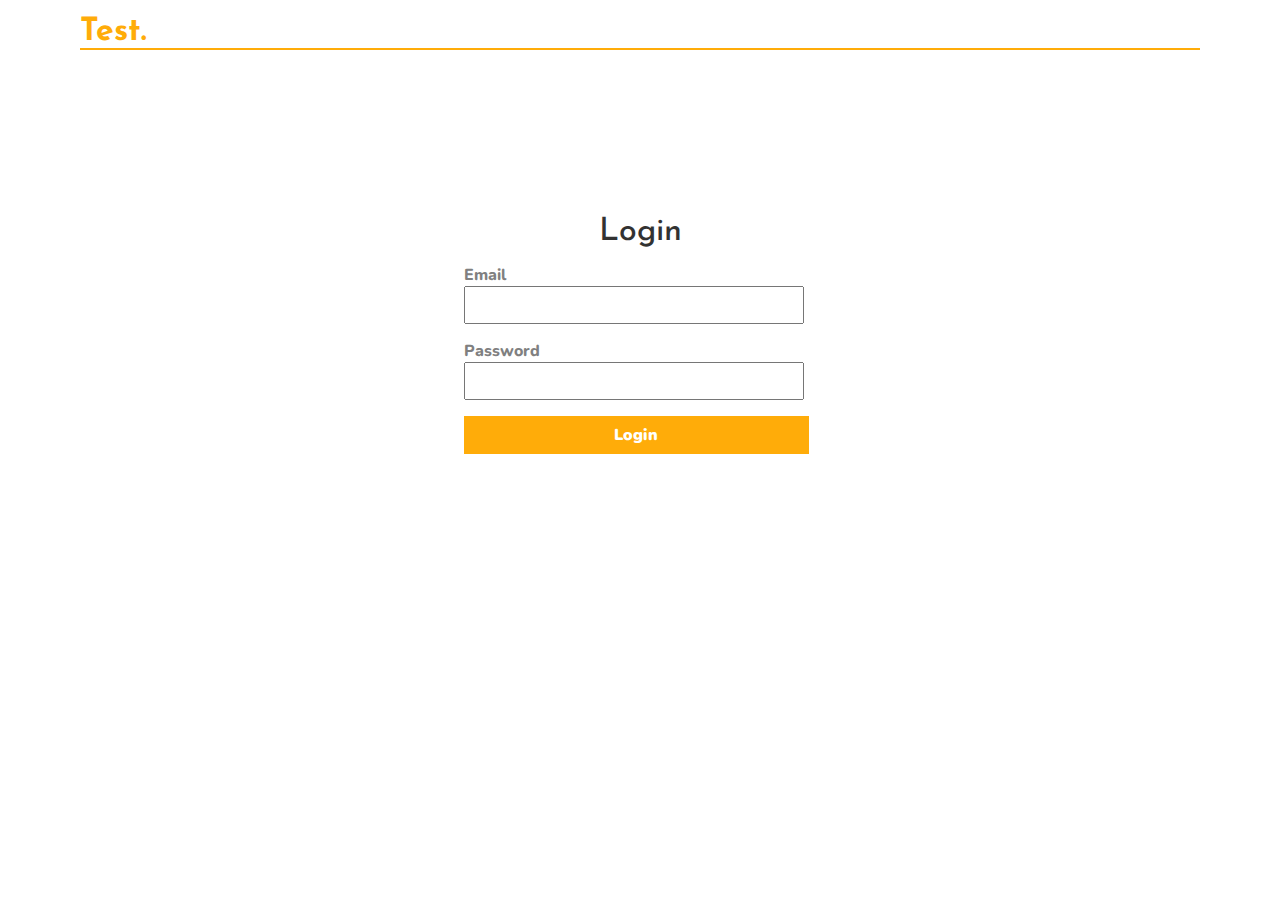
<file: admin.html>
<!DOCTYPE html>
<html lang="en">

<head>
    <meta charset="UTF-8">
    <meta http-equiv="X-UA-Compatible" content="IE=edge">
    <meta name="viewport" content="width=device-width, initial-scale=1.0">
    <title>Test | Admin Login</title>
    <link rel="stylesheet" href="css/adminLogin.css">

    <!-- google font cdn links -->
    <link rel="preconnect" href="https://fonts.googleapis.com">
    <link rel="preconnect" href="https://fonts.gstatic.com" crossorigin>
    <link
        href="https://fonts.googleapis.com/css2?family=Josefin+Sans:wght@100;200;300;400;500;600;700&family=Nunito:wght@200;300;400;500;600;700&display=swap"
        rel="stylesheet">
   

    <!-- jquery cdn link -->
    <script src="https://ajax.googleapis.com/ajax/libs/jquery/3.5.1/jquery.min.js"></script>

</head>

<body>
    <div class="main-container">

        <div class="logo-container">
            <h1 class="logo">Test.</h1>
            <hr>
        </div>

       

            <div class="form-container">


                <h1 class="heading">Login</h1>
                <form action="" id="loginForm">
                    <span id="msg" style="color: red ; margin-bottom: 2rem; width: 500px;"> </span>
                    <div class="email-container">
                        <div>
                            <label for="email">Email</label>
                        </div>
                        <div>
                            <input type="email" id="email" class="input-fields" name="email">
                        </div>
                    </div>

                    <div class="password-container">
                        <div>
                            <label for="password">Password</label>
                        </div>
                        <div>
                            <input type="password" id="password" class="input-fields" name="password">
                        </div>
                    </div>

                    <button class="login-btn">Login</button>

                </form>

          

        </div>

    </div>
    <script src="js/adminLogin.js"></script>
</body>

</html>
</file>
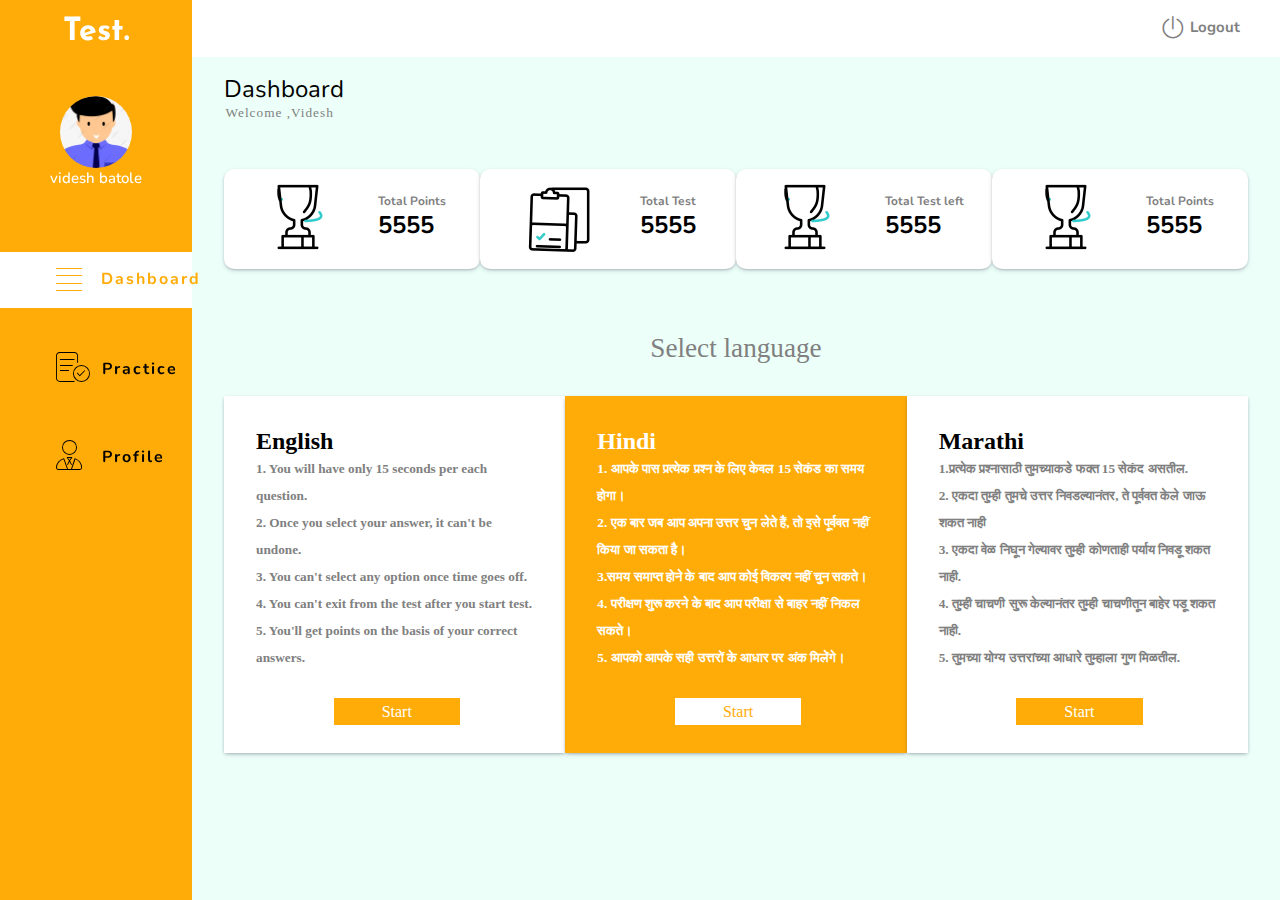
<file: dashboard.html>
<!-- 
 <%@ page import="java.io.*,java.util.*,java.sql.*,org.json.simple.*"%>

<%

if (session.getAttribute("id") == null || session.getAttribute("id").equals("")){

   response.sendRedirect("login.html");
}
%>  -->

<!DOCTYPE html>
<html lang="en">

<head>
    <meta charset="UTF-8">
    <meta http-equiv="X-UA-Compatible" content="IE=edge">
    <meta name="viewport" content="width=device-width, initial-scale=1.0">
    <title>Document</title>
    <!-- google font cdn links -->
    <link rel="preconnect" href="https://fonts.googleapis.com">
    <link rel="preconnect" href="https://fonts.gstatic.com" crossorigin>
    <link
        href="https://fonts.googleapis.com/css2?family=Josefin+Sans:wght@100;200;300;400;500;600;700&family=Nunito:wght@200;300;400;500;600;700&display=swap"
        rel="stylesheet">

    <!-- font  awsome fonts link -->
    <link rel="stylesheet" href="css/all.css">

    <!-- external css  file -->
    <link rel="stylesheet" href="css/dashboard.css">

</head>

<body>

    <div class="dashboard">

        <!-- navigation links -->
        <nav>
            <div class="logo">
                <h1>Test.</h1>
            </div>

            <div class="avtar">
                <img src="img/avtar.jpg" alt="">
            </div>
            <h3 class="name">videsh batole</h3>

            <div class="nav-links first-margin">
                <ul>
                    <li class="active">
                        <div class="li"><i class="fa-thin fa-align-justify"> </i>
                            <div class="dashboard-logo"><a href="dashboard.html" class="active-link">Dashboard</a></div>
                        </div>
                    </li>
                    <li>
                        <div class="li"><i class="fa-thin fa-memo-circle-check"></i>
                            <div class="practice"><a href="practice.html" class="practice-link">Practice</a></div>
                        </div>
                    </li>
                    <li class="">
                        <div class="li"><i class="fa-thin fa-user-tie"></i>
                            <div class="profile"><a href="profile.html" class="practice-link">Profile</a></div>
                        </div>
                    </li>


            </div>
        </nav>
        <!-- navigation  links  end here -->

        <div class="header">

            <!-- logout button start  here -->
            <div class="logout-container">
                <div class="row">
                    <a href="jsp/logout.jsp?logout=true">
                        <div class="logout-logo-txt">
                        <div class="logo-icon">
                            <i class="fa-light fa-power-off "></i>
                        </div>
                        <div class="logo-text">
                            <h4>Logout</h4>
                        </div>
                        </div>
                    </a>
                </div>
            </div>
            <!-- logout button end  here   -->
            <h1 class="dashboard-text">Dashboard</h1>
            <h5 class="welcome">Welcome ,Videsh</h5>

            <div class="card-row">
                <!-- card 1 -->
                <div class="card">
                    <div class="gif">

                        <img src="img/award.gif" alt="winner" class="card-icon">
                    </div>
                    <div class="data">
                        <h6>Total Points</h6>
                        <h2>5555</h2>
                    </div>

                </div>

                <div class="card">
                    <div class="gif">

                        <img src="img/checklist.gif" alt="winner" class="card-icon">
                    </div>
                    <div class="data">
                        <h6>Total Test</h6>
                        <h2>5555</h2>
                    </div>

                </div>
                <div class="card">
                    <div class="gif">

                        <img src="img/award.gif" alt="winner" class="card-icon">
                    </div>
                    <div class="data">
                        <h6>Total Test left</h6>
                        <h2>5555</h2>
                    </div>

                </div>
                <div class="card">
                    <div class="gif">

                        <img src="img/award.gif" alt="winner" class="card-icon">
                    </div>
                    <div class="data">
                        <h6>Total Points</h6>
                        <h2>5555</h2>
                    </div>

                </div>


            </div>


            <!-- languages start  here  -->

            <div class="exam-row">

                <h1 class="language-heading">Select language</h1>
                <div class="language-container">
                    <div class="language">
                        <h2>English</h2>
                        <div class="instructions">
                            <h5>1. You will have only <span>15 seconds</span> per each question.</h5>
                            <h5>2. Once you select your answer, it can't be undone.</h5>
                            <h5>3. You can't select any option once time goes off.</h5>
                            <h5>4. You can't exit from the test after you start test.</h5>
                            <h5>5. You'll get points on the basis of your correct answers.</h5>

                        </div>
                        <a href="test.html" class="english-btn">Start</a>
                    </div>

                    <div class="language middel-lang">
                        <h2>Hindi</h2>
                        <div class="instructions middel-lang">
                            <h5>1. आपके पास प्रत्येक प्रश्न के लिए केवल 15 सेकंड का समय होगा।</h5>
                            <h5>2. एक बार जब आप अपना उत्तर चुन लेते हैं, तो इसे पूर्ववत नहीं किया जा सकता है।</h5>
                            <h5>3.समय समाप्त होने के बाद आप कोई विकल्प नहीं चुन सकते।</h5>
                            <h5>4. परीक्षण शुरू करने के बाद आप परीक्षा से बाहर नहीं निकल सकते।</h5>
                            <h5>5. आपको आपके सही उत्तरों के आधार पर अंक मिलेंगे।</h5>

                        </div>
                        <a href="test.html" class="start middel-btn">Start</a>
                    </div>

                    <div class="language">
                        <h2>Marathi</h2>
                        <div class="instructions">
                            <h5>1.प्रत्येक प्रश्नासाठी तुमच्याकडे फक्त 15 सेकंद असतील.</h5>
                            <h5>2. एकदा तुम्ही तुमचे उत्तर निवडल्यानंतर, ते पूर्ववत केले जाऊ शकत नाही</h5>
                            <h5>3. एकदा वेळ निघून गेल्यावर तुम्ही कोणताही पर्याय निवडू शकत नाही.</h5>
                            <h5>4. तुम्ही चाचणी सुरू केल्यानंतर तुम्ही चाचणीतून बाहेर पडू शकत नाही.</h5>
                            <h5>5. तुमच्या योग्य उत्तरांच्या आधारे तुम्हाला गुण मिळतील.</h5>

                        </div>
                        <a href="test.html" class="start">Start</a>
                    </div>
                </div>

            </div>
        </div>
    </div>




</body>

</html>
</file>
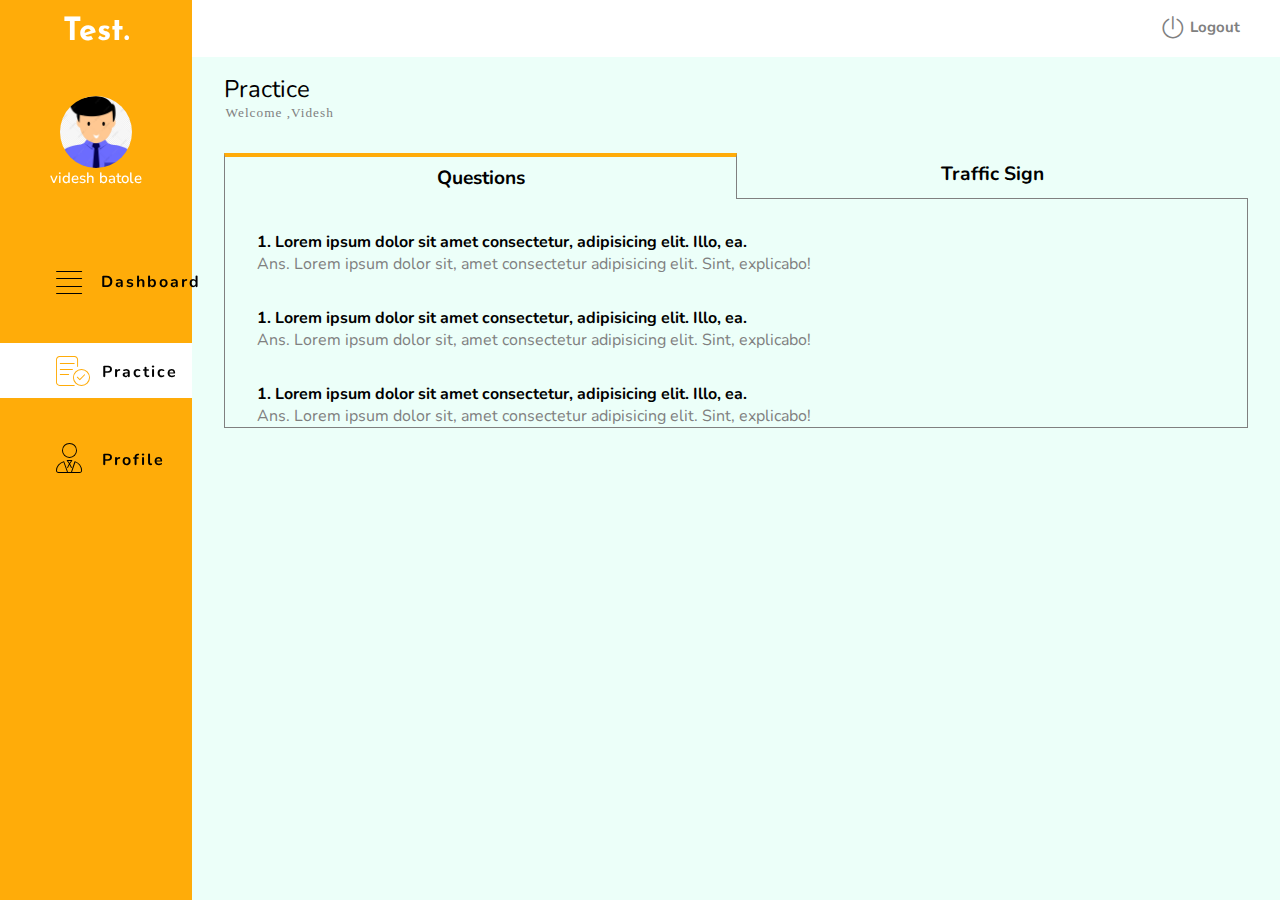
<file: practice.html>
<!-- 
 <%@ page import="java.io.*,java.util.*,java.sql.*,org.json.simple.*"%>

<%

if (session.getAttribute("id") == null || session.getAttribute("id").equals("")){

   response.sendRedirect("login.html");
}
%>  -->

<!DOCTYPE html>
<html lang="en">

<head>
    <meta charset="UTF-8">
    <meta http-equiv="X-UA-Compatible" content="IE=edge">
    <meta name="viewport" content="width=device-width, initial-scale=1.0">
    <title>Document</title>
    <!-- google font cdn links -->
    <link rel="preconnect" href="https://fonts.googleapis.com">
    <link rel="preconnect" href="https://fonts.gstatic.com" crossorigin>
    <link
        href="https://fonts.googleapis.com/css2?family=Josefin+Sans:wght@100;200;300;400;500;600;700&family=Nunito:wght@200;300;400;500;600;700&display=swap"
        rel="stylesheet">

    <!-- font  awsome fonts link -->
    <link rel="stylesheet" href="css/all.css">

    <!-- external css  file -->
    <link rel="stylesheet" href="css/dashboard.css">
    <link rel="stylesheet" href="css/practice.css">


</head>

<body>

    <div class="dashboard">

        <!-- navigation links -->
        <nav>
            <div class="logo">
                <h1>Test.</h1>
            </div>

            <div class="avtar">
                <img src="img/avtar.jpg" alt="">
            </div>
            <h3 class="name">videsh batole</h3>

            <div class="nav-links first-margin">
                <ul>
                    <li class="li">
                        <div class="li"><i class="fa-thin fa-align-justify"> </i>
                            <div class="dashboard-logo"><a href="dashboard.html" class="practice-link">Dashboard</a>
                            </div>
                        </div>
                    </li>
                    <li class="active">
                        <div class="li"><i class="fa-thin fa-memo-circle-check"></i>
                            <div class="practice"><a href="practice.html" class="practice-link">Practice</a></div>
                        </div>
                    </li>
                    <li class="">
                        <div class="li"><i class="fa-thin fa-user-tie"></i>
                            <div class="profile"><a href="profile.html" class="practice-link">Profile</a></div>
                        </div>
                    </li>


            </div>
        </nav>
        <!-- navigation  links  end here -->
        <div class="header">

            <!-- logout button start  here -->
            <div class="logout-container">
                <div class="row">
                    <a href="jsp/logout.jsp?logout=true">
                        <div class="logout-logo-txt">
                            <div class="logo-icon">
                                <i class="fa-light fa-power-off "></i>
                            </div>
                            <div class="logo-text">
                                <h4>Logout</h4>
                            </div>
                        </div>
                    </a>
                </div>
            </div>

            <!-- logout button end  here   -->
            <h1 class="dashboard-text">Practice</h1>
            <h5 class="welcome">Welcome ,Videsh</h5>

            <div class="question-answer">


                <div class="question-toggle">

                    <div class="questions side-border" id="question">
                        <h4 class="heading">Questions</h4>
                    </div>

                    <div class="symbole bottom-border " id="symbol">
                        <h4 class="heading">Traffic Sign</h4>
                    </div>




                </div>

                <div class="question-container   " id="question-div">

                    <!-- question div -->
                    <div class="question-div">
                        <h4><span>1.</span> Lorem ipsum dolor sit amet consectetur, adipisicing elit. Illo, ea. </h4>
                        <h3 class="answer"> Ans. Lorem ipsum dolor sit, amet consectetur adipisicing elit. Sint,
                            explicabo!</h3>
                    </div>

                    <!-- question div -->
                    <div class="question-div">
                        <h4><span>1.</span> Lorem ipsum dolor sit amet consectetur, adipisicing elit. Illo, ea. </h4>
                        <h3 class="answer"> Ans. Lorem ipsum dolor sit, amet consectetur adipisicing elit. Sint,
                            explicabo!</h3>
                    </div>

                    <!-- question div -->
                    <div class="question-div">
                        <h4><span>1.</span> Lorem ipsum dolor sit amet consectetur, adipisicing elit. Illo, ea. </h4>
                        <h3 class="answer"> Ans. Lorem ipsum dolor sit, amet consectetur adipisicing elit. Sint,
                            explicabo!</h3>
                    </div>

                </div>

                <div class="symbols hide" id="symbol-div">

                    <div class="symbol-row">
                        <div class="signs"><img src="img/signs/images/1.PNG" alt=""></div>
                        <div class="signs"><img src="img/signs/images/2.PNG" alt=""></div>
                        <div class="signs"><img src="img/signs/images/3.PNG" alt=""></div>
                        <div class="signs"><img src="img/signs/images/4.PNG" alt=""></div>
                    </div>

                    <div class="symbol-row">
                        <div class="signs"><img src="img/signs/images/5.PNG" alt=""></div>
                        <div class="signs"><img src="img/signs/images/6.PNG" alt=""></div>
                        <div class="signs"><img src="img/signs/images/7.PNG" alt=""></div>
                        <div class="signs"><img src="img/signs/images/8.PNG" alt=""></div>
                    </div>

                    <div class="symbol-row">
                        <div class="signs"><img src="img/signs/images/9.PNG" alt=""></div>
                        <div class="signs"><img src="img/signs/images/10.PNG" alt=""></div>
                        <div class="signs"><img src="img/signs/images/11.PNG" alt=""></div>
                        <div class="signs"><img src="img/signs/images/12.PNG" alt=""></div>
                    </div>

                    <div class="symbol-row">
                        <div class="signs"><img src="img/signs/images/13.PNG" alt=""></div>
                        <div class="signs"><img src="img/signs/images/14.PNG" alt=""></div>
                        <div class="signs"><img src="img/signs/images/15.PNG" alt=""></div>
                        <div class="signs"><img src="img/signs/images/17.PNG" alt=""></div>
                    </div>

                    <div class="symbol-row">
                        <div class="signs"><img src="img/signs/images/18.PNG" alt=""></div>
                        <div class="signs"><img src="img/signs/images/19.PNG" alt=""></div>
                        <div class="signs"><img src="img/signs/images/20.PNG" alt=""></div>
                        <div class="signs"><img src="img/signs/images/21.PNG" alt=""></div>
                    </div>

                    <div class="symbol-row">
                        <div class="signs"><img src="img/signs/images/33.PNG" alt=""></div>
                        <div class="signs"><img src="img/signs/images/22.PNG" alt=""></div>
                        <div class="signs"><img src="img/signs/images/23.PNG" alt=""></div>
                        <div class="signs"><img src="img/signs/images/24.PNG" alt=""></div>
                    </div>

                    <div class="symbol-row">
                        <div class="signs"><img src="img/signs/images/25.PNG" alt=""></div>
                        <div class="signs"><img src="img/signs/images/26.PNG" alt=""></div>
                        <div class="signs"><img src="img/signs/images/27.PNG" alt=""></div>
                        <div class="signs"><img src="img/signs/images/28.PNG" alt=""></div>
                    </div>

                    <div class="symbol-row">
                        <div class="signs"><img src="img/signs/images/29.PNG" alt=""></div>
                        <div class="signs"><img src="img/signs/images/30.PNG" alt=""></div>
                        <div class="signs"><img src="img/signs/images/31.PNG" alt=""></div>
                        <div class="signs"><img src="img/signs/images/32.PNG" alt=""></div>
                    </div>





                </div>



            </div>

        </div>

        <script src="https://ajax.googleapis.com/ajax/libs/jquery/3.5.1/jquery.min.js"></script>
        <script>

            var questiontab = document.getElementById("question");
            var symboltab = document.getElementById("symbol");
            var questionDiv = document.getElementById("question-div");
            var symbolDiv = document.getElementById("symbol-div");

            $("#question").click(function () {


                questiontab.classList.add("side-border");
                symboltab.classList.remove("side-border");
                symboltab.classList.add("bottom-border");
                questionDiv.classList.remove("hide");
                questiontab.classList.remove("bottom-border");
                symbolDiv.classList.add("hide");



            });

            $("#symbol").click(function () {

                questiontab.classList.remove("side-border");
                symboltab.classList.add("side-border");
                questiontab.classList.add("bottom-border");
                symboltab.classList.remove("bottom-border");
                questionDiv.classList.add("hide");
                symbolDiv.classList.remove("hide");


            });




        </script>
</body>

</html>
</file>
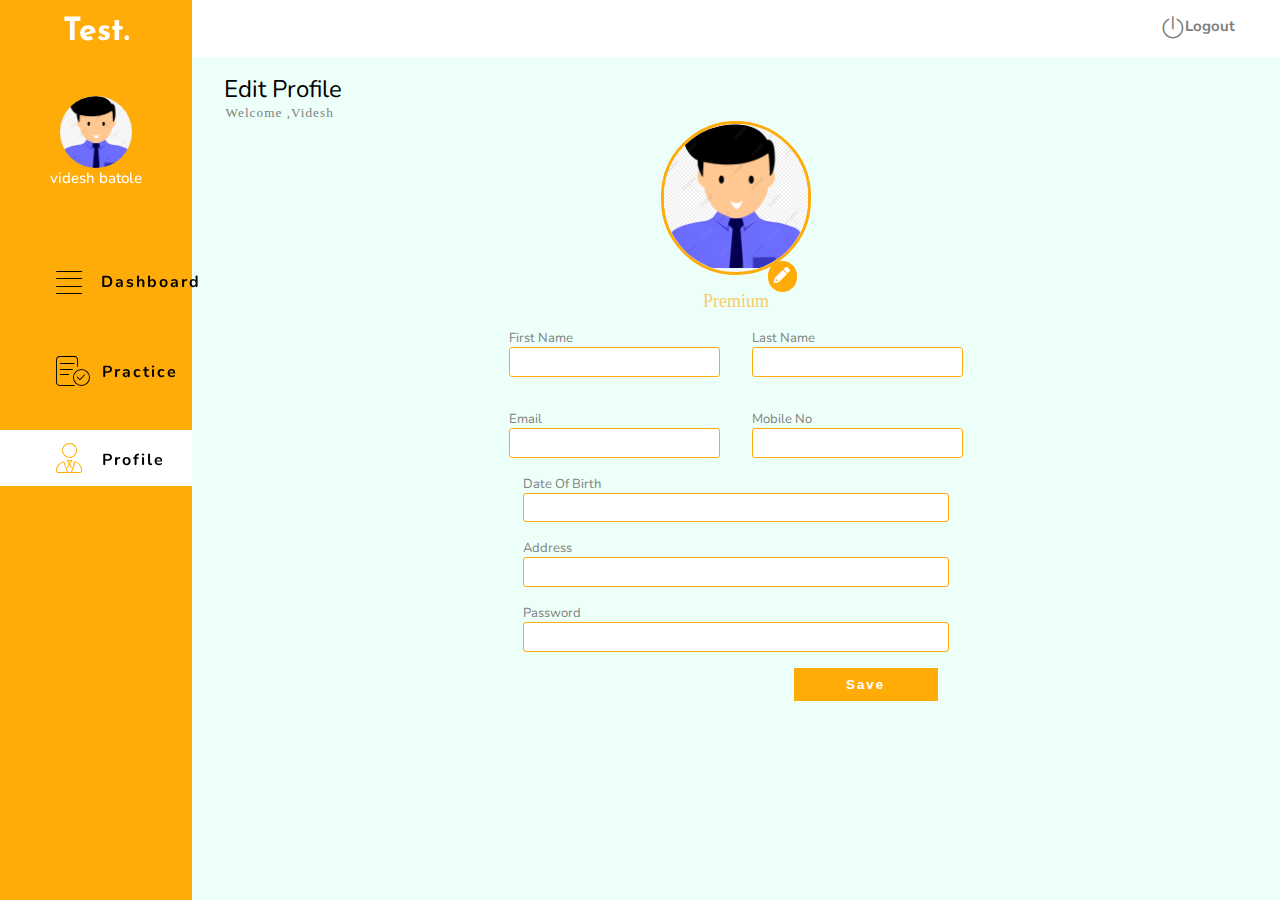
<file: profile.html>
<!-- 
 <%@ page import="java.io.*,java.util.*,java.sql.*,org.json.simple.*"%>

<%

if (session.getAttribute("id") == null || session.getAttribute("id").equals("")){

   response.sendRedirect("login.html");
}
%>  -->

<!DOCTYPE html>
<html lang="en">

<head>
    <meta charset="UTF-8">
    <meta http-equiv="X-UA-Compatible" content="IE=edge">
    <meta name="viewport" content="width=device-width, initial-scale=1.0">
    <title>Document</title>
    <!-- google font cdn links -->
    <link rel="preconnect" href="https://fonts.googleapis.com">
    <link rel="preconnect" href="https://fonts.gstatic.com" crossorigin>
    <link
        href="https://fonts.googleapis.com/css2?family=Josefin+Sans:wght@100;200;300;400;500;600;700&family=Nunito:wght@200;300;400;500;600;700&display=swap"
        rel="stylesheet">

    <!-- font  awsome fonts link -->
    <link rel="stylesheet" href="css/all.css">

    <!-- external css  file -->
    <link rel="stylesheet" href="css/dashboard.css">
    <link rel="stylesheet" href="css/profile.css">


</head>

<body>

    <div class="dashboard">

        <!-- navigation links -->
        <nav>
            <div class="logo">
                <h1>Test.</h1>
            </div>

            <div class="avtar">
                <img src="img/avtar.jpg" alt="">
            </div>
            <h3 class="name">videsh batole</h3>

            <div class="nav-links first-margin">
                <ul>
                    <li class="li">
                        <div class="li"><i class="fa-thin fa-align-justify"> </i>
                            <div class="dashboard-logo"><a href="dashboard.html" class="practice-link">Dashboard</a>
                            </div>
                        </div>
                    </li>
                    <li>
                        <div class="li"><i class="fa-thin fa-memo-circle-check"></i>
                            <div class="practice"><a href="practice.html" class="practice-link">Practice</a></div>
                        </div>
                    </li>
                    <li class="active">
                        <div class="li"><i class="fa-thin fa-user-tie"></i>
                            <div class="profile"><a href="" class="practice-link">Profile</a></div>
                        </div>
                    </li>


            </div>
        </nav>
        <!-- navigation  links  end here -->

        <div class="header">

            <!-- logout button start  here -->
            <div class="logout-container">
                <div class="row">
                    <a href="jsp/logout.jsp?logout=true">
                        <div class="logout-logo-txt">
                            <div class="logo-icon">
                                <i class="fa-light fa-power-off "></i>
                            </div>
                            <div class="logo-text">
                                <h4>Logout</h4>
                            </div>
                        </div>
                    </a>
                </div>
            </div>
            <!-- logout button end  here   -->
            <h1 class="dashboard-text">Edit Profile</h1>
            <h5 class="welcome">Welcome ,Videsh</h5>

            <div class="profile-container">

                <form action="">

                    <div class="circle">
                        <div class="profile-image-container">
                            <img src="img/avtar.jpg" alt="profile-pic" class="profile-image">

                            <label for="file-upload" class="custom-file-upload">
                                <i class="fa-solid fa-pencil"></i>
                            </label>
                            <input id="file-upload" type="file" />
                        </div>
                    </div>

                    <div class="input-form-container">
                       <div class="plan">Premium</div>
                        <div class="names-container">
                            <div class="mr">
                                <label for="name" class="lable">First Name</label>
                                <div>
                                    <input type="text" class="input-fields">
                                </div>
                            </div>

                            <div class="mr">
                                <label for="name" class="lable">Last Name</label>
                                <div>
                                    <input type="text" class="input-fields">
                                </div>
                            </div>
                            <!-- <input type="text"> -->
                        </div>

                        <div class="contact-container">
                            <div class="mr">
                                <label for="name" class="lable">Email</label>
                                <div>
                                    <input type="text" class="input-fields">
                                </div>
                            </div>

                            <div class="mr">
                                <label for="name" class="lable">Mobile No</label>
                                <div>
                                    <input type="text" class="input-fields">
                                </div>
                            </div>
                            <!-- <input type="text"> -->
                        </div>


                        <div class="long-input-container">
                            <div class="email-container">
                                <label for="name" class="lable">Date Of Birth</label>
                                <div>
                                    <input type="text" class="input-fields long-input">
                                </div>
                            </div>
                        </div>

                        <div class="long-input-container m-top">
                            <div class="email-container">
                                <label for="name" class="lable">Address</label>
                                <div>
                                    <input type="text" class="input-fields long-input">
                                </div>
                            </div>
                        </div>

                        <div class="long-input-container m-top">
                            <div class="email-container">
                                <label for="name" class="lable">Password</label>
                                <div>
                                    <input type="text" class="input-fields long-input">
                                </div>
                            </div>
                        </div>

                        <button class="save-btn m-top">Save</button>


                    </div>

            </div>


            </form>
        </div>
    </div>




</body>

</html>
</file>
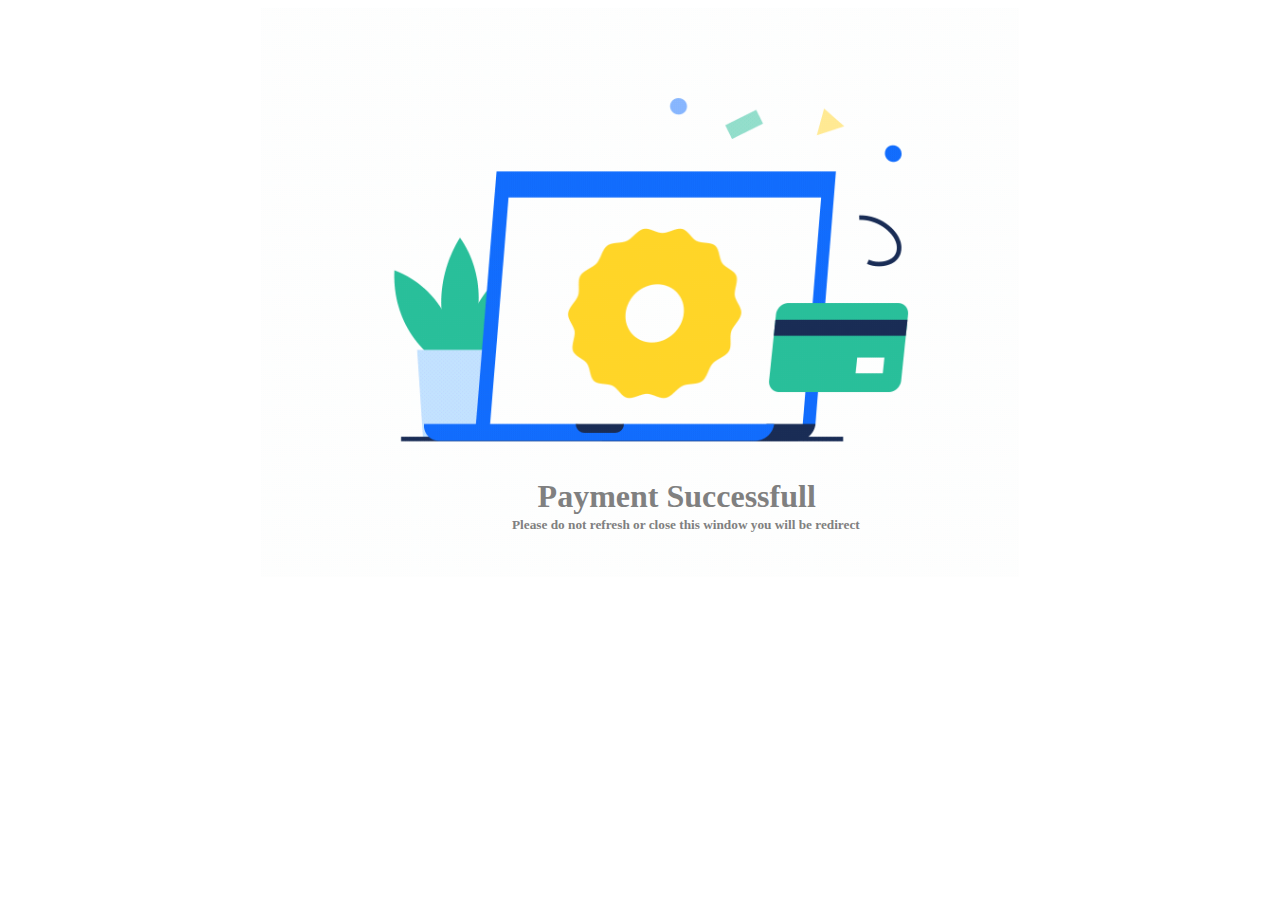
<file: sucess.html>
<!DOCTYPE html>
<html lang="en">

<head>
    <meta charset="UTF-8">
    <meta http-equiv="X-UA-Compatible" content="IE=edge">
    <meta name="viewport" content="width=device-width, initial-scale=1.0">
    <title>Document</title>
</head>

<body>
    <style>
        .main-container {

            text-align: center;

        }

        img {

            width: 60%;
        }

        .text {
            position: absolute;
            margin-top: -8%;
            left: 42%;
            color: gray;
        }
        .msg{
            position: absolute;
            margin-top: -5%;
            left: 40%;
            color: gray;

        }
        .timer{
             position: absolute;
            margin-top: -3%;
            left: 47%;
            color: gray;
        }
    </style>
    <div class="main-container">


        <img src="img/payment-gateway.gif" alt="">
        <h1 class="text">Payment Successfull</h1>

        <h5 class="msg">Please do not refresh or close this window you will be redirect </h5>

        <div id="some_div" class="timer">

        </div>

    </div>

    <script>
        var timeLeft = 15;
        var elem = document.getElementById('some_div');

        var timerId = setInterval(countdown, 1000);

        function countdown() {
            if (timeLeft == -1) {
                clearTimeout(timerId);
                doSomething();
            } else {
                elem.innerHTML = timeLeft + ' seconds remaining';
                timeLeft--;
            }
        }

    function    doSomething(){
       window.location.href = "dashboard.jsp";
        }

        
    </script>
</body>

</html>
</file>
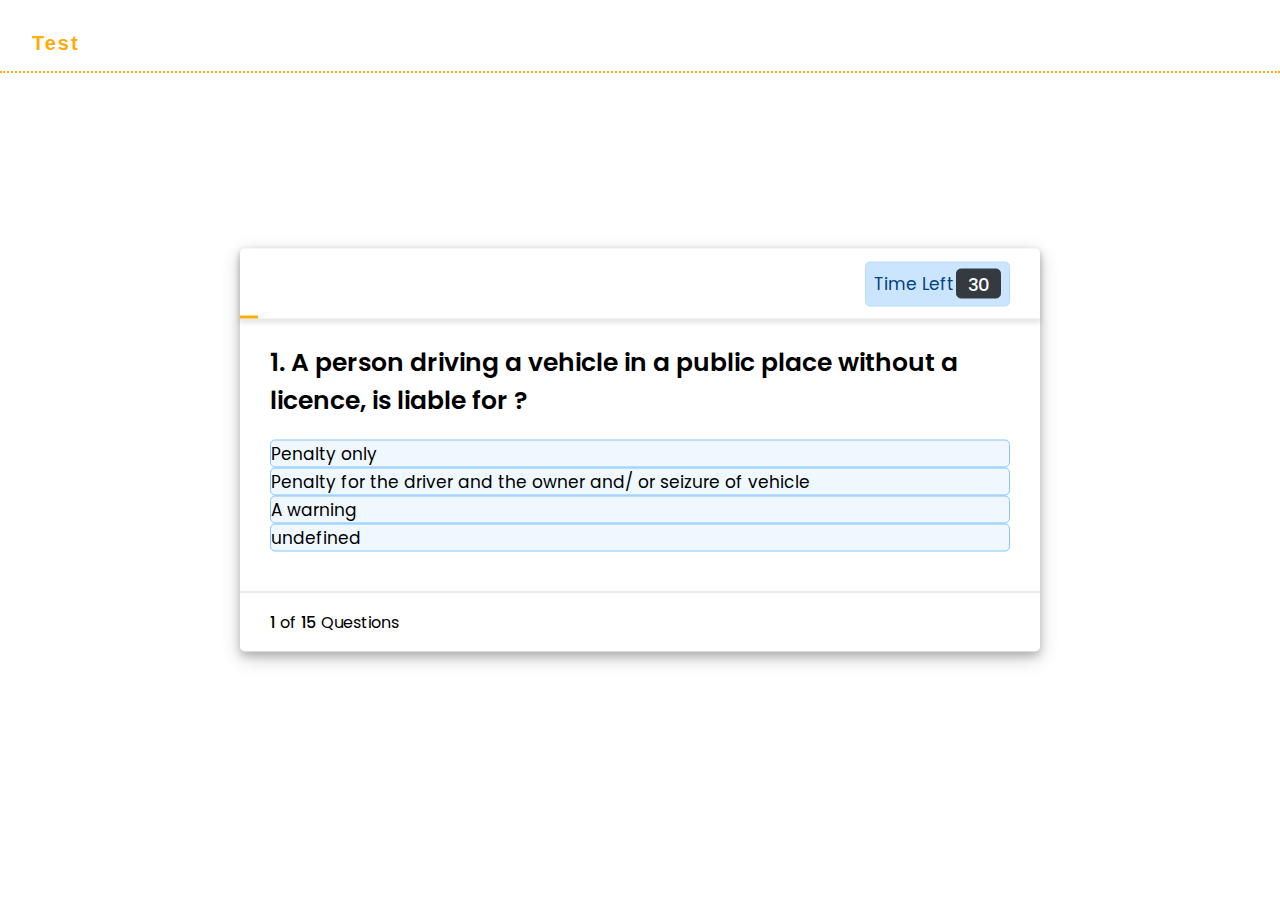
<file: test.html>
<!-- Created By CodingNepal - www.codingnepalweb.com  -->
<!DOCTYPE html>
<html lang="en">
<head>
    <meta charset="UTF-8">
    <meta name="viewport" content="width=device-width, initial-scale=1.0">
    <title>Awesome Quiz App | CodingNepal</title>
    <link rel="stylesheet" href="css/test-style.css">
    <!-- FontAweome CDN Link for Icons-->
    <link rel="stylesheet" href="https://cdnjs.cloudflare.com/ajax/libs/font-awesome/5.15.3/css/all.min.css"/>
    
</head>
<body>
    <!-- start Quiz button
    <div class="start_btn"><button>Start Quiz</button></div> -->

    <div class="logo">Test</div>
    <hr>

    <!-- Info Box
    <div class="info_box">
        <div class="info-title"><span>Some Rules of this Quiz</span></div>
        <div class="info-list">
            <div class="info">1. You will have only <span>15 seconds</span> per each question.</div>
            <div class="info">2. Once you select your answer, it can't be undone.</div>
            <div class="info">3. You can't select any option once time goes off.</div>
            <div class="info">4. You can't exit from the Quiz while you're playing.</div>
            <div class="info">5. You'll get points on the basis of your correct answers.</div>
        </div>
        <div class="buttons">
            <button class="quit">Exit Quiz</button>
            <button class="restart">Continue</button>
        </div>
    </div> -->

    <!-- Quiz Box -->
    <div class="quiz_box">
        <header>
            <div class="title"></div>
            <div class="timer">
                <div class="time_left_txt">Time Left</div>
                <div class="timer_sec">30</div>
            </div>
            <div class="time_line"></div>
        </header>
        <section>
            <div class="que_text">
                <!-- Here I've inserted question from JavaScript -->
            </div>
            <div class="option_list">
                <!-- Here I've inserted options from JavaScript -->
            </div>
        </section>

        <!-- footer of Quiz Box -->
        <footer>
            <div class="total_que">
                <!-- Here I've inserted Question Count Number from JavaScript -->
            </div>
            <button class="next_btn">Next Que</button>
        </footer>
    </div>

    <!-- Result Box -->
    <div class="result_box">
        <div class="icon">
            <i class="fas fa-crown"></i>
        </div>
        <div class="complete_text">You've completed the Test</div>
        <div class="score_text">
            <!-- Here I've inserted Score Result from JavaScript -->
        </div>
        <div class="buttons">
            <!-- <button class="restart">Dashboard</button> -->
            <a href="dashboard.jsp"  class="restart"><button class="quit">Dashboard</button></a>
            
        </div>
    </div>
<script src="https://code.jquery.com/jquery-3.6.0.min.js" integrity="sha256-/xUj+3OJU5yExlq6GSYGSHk7tPXikynS7ogEvDej/m4=" crossorigin="anonymous"></script>
    <!-- Inside this JavaScript file I've inserted Questions and Options only -->
    <script src="js/questions.js"></script>

    <!-- Inside this JavaScript file I've coded all Quiz Codes -->
    <script src="js/testJs.js"></script>

</body>
</html>
</file>
<file: css/adminLogin.css>
* {
  margin: 0;
  padding: 0;
  font-family: "Nunito", sans-serif;
}

.main-container {
  width: auto;
  /* background-color: red; */
  margin-left: 5rem;
  margin-right: 5rem;
}
.logo {
  font-family: "Josefin Sans", sans-serif;
  color: #ffac09;
}
.logo-container {
  margin-top: 1rem;
}
hr {
  border-top: 2px solid #ffac09;
  border-bottom: none;
  border-left: none;
  border-right: none;
}

.input-fields {
  width: 20rem;
  padding: 0.5rem 0.5rem;
}

.login-btn {
  padding: 0.5rem 9.4rem;
  background-color: #ffac09;
  border: none;
  font-weight: 900;
  font-size: 1rem;
  color: #ffffff;
}

label {
  font-size: 1rem;
  font-weight: 800;
  color: gray;
}
.form-container {
  margin-top: 12%;
  width: 22rem;
  margin-left: auto;
  margin-right: auto;
  padding: 1rem;
}

.heading {
  text-align: center;
  padding: 1rem;
  font-family: "Josefin Sans", sans-serif;
  font-weight: 500;
  opacity: 80%;
}
.email-container {
  padding-bottom: 1rem;
}
.password-container {

  padding-bottom: 1rem;
}
</file>
<file: css/dashboard.css>
* {
  margin: 0;
  padding: 0;
}

body{
  background-color: rgba(127, 255, 212, 0.144);
}

nav {
  /* background-color: #ffcfff; */
  width: 15vw;
  height: 100vh;
  position: fixed;
  background-color: #ffac09;
}
nav h1 {
  color: #ffffff;
  font-family: "Josefin Sans", sans-serif;
  /* margin-left: 3rem; */
  padding-top: 1rem;
  margin-bottom: 3rem;
  text-align: center;
}

.avtar {
  width: 4.5rem;
  height: 4.5rem;
  overflow: hidden;
  margin-left: auto;
  margin-right: auto;
  display: flex;
  justify-content: center;
  border-radius: 300px;
}

.avtar img {
  position: relative;
  width: 100vw;
}

.name {
  font-family: "Nunito", sans-serif;
  font-weight: 500;
  text-align: center;
  font-size: 15px;
  color: #ffffff;
}

.nav-links ul li {
  text-decoration: none;
  list-style: none;
  padding-left: 3.5rem;
  padding-top: 0.8rem;
  padding-bottom: 0.8rem;
  /* background-color: #ffac09; */
  margin-top: 2rem;
  letter-spacing: 2px;
  font-family: "Nunito", sans-serif;
  font-weight: bolder;
}

.fa-thin {
  font-size: 30px;
  margin-right: 10px;
}

.header {
  /* background-color: rgba(127, 255, 212, 0.144); */
  width: 85vw;
  margin-left: 15vw;
  height: 100vh;
}

.dashboard {
  display: flex;
}

.li {
  display: flex;
}

.li div {
  padding-top: 0.1975rem;
}

.first-margin {
  margin-top: 4rem;
}

.practice {
  margin-top: 2px;
}

.profile {
  margin-top: 3px;
  margin-left: 8px;
}

.dashboard-logo {
  margin-left: 7px;
}
.active {
  background-color: #ffffff;
  color: #ffac09;
}

.hello-msg {
  color: #ffac09;
  font-size: 2rem;
  margin-top: 1em;
  margin-left: 2rem;
}

.plan-card {
  width: 40vw;
  background-color: #ffffff;
  margin-left: 2rem;
  margin-top: 2rem;
  /* box-shadow: 1px 1px 80px grey; */
  display: flex;
}

.plan-card h2 {
  font-size: 1.3rem;
  margin-left: 1rem;
  font-family: "Nunito", sans-serif;
  /* color: #82d8fa; */
}
.plan-card h3 {
  font-size: medium;
  margin-left: 1rem;
  font-family: "Nunito", sans-serif;
  opacity: 50%;
}
.change-plan {
  width: 8rem;
  background-color: #ffffff;
  padding: 0.5rem;
  border: 1px solid gray;
}

.logout-container {
  
  margin-right: 4rem;
  width: 100%;

  background-color: #ffffff;
}
.row {
  display: flex;
  padding-top: 1rem ;
  padding-bottom: 1rem;
  padding-right: 2.5rem;
  /* float: right; */
  justify-content: end;
  background-color: #ffffff;
}
.row a {
  text-decoration: none;
  color: gray;
}

.fa-power-off {
  font-size: 1.5rem;
}

.dashboard-text {
  margin-left: 2rem;
  font-family: "Nunito", sans-serif;
  font-weight: 400;
  font-size: 1.5rem;
  margin-top: 1rem;
}

.welcome {
  margin-left: 2.1rem;
  color: gray;
  letter-spacing: 1px;

  font-weight: 400;
}

.card-row {
  margin-top: 3rem;
  margin-left: 2rem;
  margin-right: 2rem;
  display: flex;
  justify-content: space-between;
}
.card-icon {
  width: 5rem;
}
.card {
  /* background-color: #82d8fa; */
  display: flex;
  padding: 0.5rem 1rem 0.5rem 1rem;
  background-color: #ffffff;
  width: 16rem;
  justify-content: center;
  border-radius: 10px;
  box-shadow: rgba(50, 50, 93, 0.25) 0px 2px 5px -1px,
    rgba(0, 0, 0, 0.3) 0px 1px 3px -1px;
}
.data h6 {
  color: gray;
  font-size: 12px;
}
.data {
  padding-top: 1rem;
  font-family: "Nunito", sans-serif;
  margin-left: 2.5rem;
}
.exam-row {
  margin-top: 4rem;
  margin-left: 2rem;
  margin-right: 2rem;
}
.language-heading {
  margin-top: 1rem;
  margin-bottom: 2rem;
  font-weight: 300;
  font-size: 1.7rem;
  color: gray;
  text-align: center;
}
.instructions {
  text-align: left;
  color: gray;
  line-height: 27px;
  margin-bottom: 2rem;
}

.language {
  box-shadow: rgba(50, 50, 93, 0.25) 0px 2px 5px -1px,
    rgba(0, 0, 0, 0.3) 0px 1px 3px -1px;
  background-color: #ffffff;
  width: 21rem;
  padding: 2rem;
}
.start {
  text-decoration: none;
  color: #ffffff;
  background-color: #ffac09;
  padding: 0.3rem 3rem 0.3rem 3rem;
  margin-left: 28%;
  margin-right: auto;
}
.language-container {
  display: flex;
  justify-content: space-between;
}
.middel-lang {
  background-color: #ffac09;
  color: #ffffff;
}
.middel-btn {
  background-color: #ffffff;
  color: #ffac09;
}

.practice-link {
  text-decoration: none;
  color: black;
}
.active-link {
  text-decoration: none;
  color: #ffac09;
}

.english-btn{

    text-decoration: none;
  color: #ffffff;
  background-color: #ffac09;
  padding: 0.3rem 3rem 0.3rem 3rem;
  margin-left: 28%;
  
  margin-right: auto;
}

.logout-logo-txt{

  display: flex;
}

.logo-text{
  padding: 1px 0px 0px 5px ;
   font-family: "Nunito", sans-serif;
  font-weight: 500;
  font-size: 15px;
}
</file>
<file: css/practice.css>
body{
    overflow-x: hidden;
    background-color: rgba(127, 255, 212, 0.144);
}

.question-toggle {
  display: flex;
  margin-top: 2rem;
  margin-left: 2rem;
  margin-right: 2rem;
}
.questions {
  width: 50%;
  text-align: center;
}
.symbole {
  width: 50%;
  text-align: center;
}

.heading {
  font-size: 1.2rem;
  font-family: "Nunito", sans-serif;
  padding: 0.5rem;
}

.side-border{

    border-top: 4px solid #ffac09;
    border-right: 1px solid  gray;
    border-left: 1px solid gray;
}
.bottom-border{

    border-bottom: 1px solid gray;
}
.question-container{

margin-left: 2rem;
margin-right: 2rem;
border-left: 1px solid gray;
border-right: 1px solid gray;
border-bottom: 1px solid gray;

}
.question-div{
    padding-top: 2rem;
    margin-left: 2rem;
     font-family: "Nunito", sans-serif;
     font-weight: 200;
}
.answer{
     font-family: "Nunito", sans-serif;
     font-weight: 400;
     font-size: medium;
     color: gray;
}

.hide{

    display: none;
}
.symbol-row{
    padding-top: 1rem;
    display: flex;
    justify-content: space-between;
    padding: 3px;
    
}

.symbols{

    padding-top: 2rem;
    margin-left: 2rem;
    margin-right: 2rem;
    border-left: 1px solid gray;
    border-right: 1px solid gray;
  
    
}
.signs{

width:250px ;
padding: 1rem;

}
.signs img{
    width: 100%;
}
</file>
<file: css/profile.css>
.profile-container {
  /* background-color: red; */
  margin-left: 2rem;
  margin-right: 2rem;
}

.profile-image {
  width: 8rem;
  position: relative;
  width: 100%;
}
.circle {
  background-color: aliceblue;
  width: 9rem;
  margin-left: auto;
  margin-right: auto;
  border-radius: 200px;
  overflow: hidden;
  border: 3px solid #ffac09;
}
.fa-pencil {
  color: white;
  font-size: 1rem;
}
.pencile-circle {
  padding: 0.4rem;
  background-color: #ffac09;
  position: absolute;
  border-radius: 25px;
  top: 30%;
  left: 60.5%;
}

input[type="file"] {
  display: none;
}
/* .custom-file-upload {
    border: 1px solid #ccc;
    display: inline-block;
    padding: 6px 12px;
    cursor: pointer;
} */

.custom-file-upload {
  padding: 0.4rem;
  background-color: #ffac09;
  position: absolute;
  border-radius: 25px;
  top: 29%;
  left: 60%;
}

.names-container {
  /* background-color: #ffac09; */
  /* margin-left: auto;
  margin-right: auto; */
  /* width: 36rem; */
  
  display: flex;
  justify-content: center;
}


.input-fields {
  padding: 0.4rem 1rem;
  border-radius: 3px;
  border: 1px solid #ffac09;
}

.mr {
  margin: 1rem;
}

.lable {
  font-family: "Nunito", sans-serif;
  font-weight: 400;
  font-size: 13px;
  color: gray;
}
.input-form-container {
  margin-left: auto;
  margin-right: auto;
  width: 36rem;
}

.email-container{

    /* background-color: #ffac09; */
}

.long-input{
    width: 24.5rem;
}
.long-input-container{
    display: flex;
    justify-content: center;
}
.m-top{

    margin-top: 1rem;
    
}
.contact-container{
  
  display: flex;
  justify-content: center;
}

.save-btn{
  position: absolute;
  left: 62%;
  width: 9rem;
  padding: 0.5rem 1rem;
  border: 1px solid #ffac09 ;
  background-color: #ffac09;
  color: #ffffff;
  font-weight: 700;
  letter-spacing: 2px;
}
.plan{
  text-align: center;
  margin-top: 1rem;
  color: #ffac09;
  opacity: 60%;
  font-size: large;
}
.logo-text{

padding: 0px 5px 0px 0px;
}
</file>
<file: css/test-style.css>
/* importing google fonts */
@import url('https://fonts.googleapis.com/css2?family=Poppins:wght@200;300;400;500;600;700&display=swap');
*{
    margin: 0;
    padding: 0;
    box-sizing: border-box;
    font-family: 'Poppins', sans-serif;
}

body{
    background: #ffffff;
}

::selection{
    color: #fff;
    background: #007bff;
}

.logo{

    margin-left: 2rem;
    margin-top: 2rem;
    font-size:20px ;
     font-family: "Josefin Sans", sans-serif;
     font-weight: 600;
     color: #ffac09;
     letter-spacing: 2px;
}

.start_btn,
.info_box,
.quiz_box,
.result_box{
    position: absolute;
    top: 50%;
    left: 50%;
    transform: translate(-50%, -50%);
    box-shadow: 0 4px 8px 0 rgba(0, 0, 0, 0.2), 
                0 6px 20px 0 rgba(0, 0, 0, 0.19);
}

.info_box.activeInfo,
.quiz_box.activeQuiz,
.result_box.activeResult{
    opacity: 1;
    z-index: 5;
    pointer-events: auto;
    transform: translate(-50%, -50%) scale(1);
}
hr{
    border-top: 2px dotted #ffac09;
    border-bottom: none;
    border-left: none;
    border-right:none ;
    margin-top:1rem;
}

.start_btn button{
    font-size: 25px;
    font-weight: 500;
    color: #007bff;
    padding: px 30px;
    outline: none;
    border: none;
    border-radius: 5px;
    background: #fff;
    cursor: pointer;
}

.info_box{
    width: 540px;
    background: #fff;
    border-radius: 5px;
    transform: translate(-50%, -50%) scale(0.9);
    opacity: 0;
    pointer-events: none;
    transition: all 0.3s ease;
}

.info_box .info-title{
    height: 60px;
    width: 100%;
    border-bottom: 1px solid lightgrey;
    display: flex;
    align-items: center;
    padding: 0 30px;
    border-radius: 5px 5px 0 0;
    font-size: 20px;
    font-weight: 600;
}

.info_box .info-list{
    padding: px 30px;
}

.info_box .info-list .info{
    margin: 5px 0;
    font-size: 17px;
}

.info_box .info-list .info span{
    font-weight: 600;
    color: #007bff;
}
.info_box .buttons{
    height: 60px;
    display: flex;
    align-items: center;
    justify-content: flex-end;
    padding: 0 30px;
    border-top: 1px solid lightgrey;
}

.info_box .buttons button{
    margin: 0 5px;
    height: 40px;
    width: 100px;
    font-size: 16px;
    font-weight: 500;
    cursor: pointer;
    border: none;
    outline: none;
    border-radius: 5px;
    border: 1px solid #007bff;
    transition: all 0.3s ease;
}

.quiz_box{
    width: 800px;
    background: #fff;
    border-radius: 5px;
    transform: translate(-50%, -50%) scale(0.9);
    opacity: 0;
    pointer-events: none;
    transition: all 0.3s ease;
}

.quiz_box header{
    position: relative;
    z-index: 2;
    height: 70px;
    padding: 0 30px;
    background: #fff;
    border-radius: 5px 5px 0 0;
    display: flex;
    align-items: center;
    justify-content: space-between;
    box-shadow: 0px 3px 5px 1px rgba(0,0,0,0.1);
}

.quiz_box header .title{
    font-size: 20px;
    font-weight: 600;
}

.quiz_box header .timer{
    color: #004085;
    background: #cce5ff;
    border: 1px solid #b8daff;
    height: 45px;
    padding: 0 8px;
    border-radius: 5px;
    display: flex;
    align-items: center;
    justify-content: space-between;
    width: 145px;
}

.quiz_box header .timer .time_left_txt{
    font-weight: 400;
    font-size: 17px;
    user-select: none;
}

.quiz_box header .timer .timer_sec{
    font-size: 18px;
    font-weight: 500;
    height: 30px;
    width: 45px;
    color: #fff;
    border-radius: 5px;
    line-height: 30px;
    text-align: center;
    background: #343a40;
    border: 1px solid #343a40;
    user-select: none;
}

.quiz_box header .time_line{
    position: absolute;
    bottom: 0px;
    left: 0px;
    height: 3px;
    background: #ffac09;
}

section{
    padding: 25px 30px 20px 30px;
    background: #fff;
}

section .que_text{
    font-size: 25px;
    font-weight: 600;
}

section .option_list{
    padding: 20px 0px;
    display: block;   
}

section .option_list .option{
    background: aliceblue;
    border: 1px solid #84c5fe;
    border-radius: 5px;
    padding: 8px px;
    font-size: 17px;
    margin-bottom: px;
    cursor: pointer;
    transition: all 0.3s ease;
    display: flex;
    align-items: center;
    justify-content: space-between;
}

section .option_list .option:last-child{
    margin-bottom: 0px;
}

section .option_list .option:hover{
    color: #004085;
    background: #cce5ff;
    border: 1px solid #b8daff;
}

section .option_list .option.correct{
    color: #5724;
    background: #d4edda;
    border: 1px solid #c3e6cb;
}

section .option_list .option.incorrect{
    color: #721c24;
    background: #f8d7da;
    border: 1px solid #f5c6cb;
}

section .option_list .option.disabled{
    pointer-events: none;
}

section .option_list .option .icon{
    height: 26px;
    width: 26px;
    border: 2px solid transparent;
    border-radius: 50%;
    text-align: center;
    font-size: 13px;
    pointer-events: none;
    transition: all 0.3s ease;
    line-height: 24px;
}
.option_list .option .icon.tick{
    color: #23903c;
    border-color: #23903c;
    background: #d4edda;
}

.option_list .option .icon.cross{
    color: #a42834;
    background: #f8d7da;
    border-color: #a42834;
}

footer{
    height: 60px;
    padding: 0 30px;
    display: flex;
    align-items: center;
    justify-content: space-between;
    border-top: 1px solid lightgrey;
}

footer .total_que span{
    display: flex;
    user-select: none;
}

footer .total_que span p{
    font-weight: 500;
    padding: 0 5px;
}

footer .total_que span p:first-child{
    padding-left: 0px;
}

footer button{
    height: 40px;
    padding: 0 13px;
    font-size: 18px;
    font-weight: 400;
    cursor: pointer;
    border: none;
    outline: none;
    color: #fff;
    border-radius: 5px;
    background: #007bff;
    border: 1px solid #007bff;
    line-height: 10px;
    opacity: 0;
    pointer-events: none;
    transform: scale(0.95);
    transition: all 0.3s ease;
}

footer button:hover{
    background: #0263ca;
}

footer button.show{
    opacity: 1;
    pointer-events: auto;
    transform: scale(1);
}

.result_box{
    background: #fff;
    border-radius: 5px;
    display: flex;
    padding: 25px 30px;
    width: 450px;
    align-items: center;
    flex-direction: column;
    justify-content: center;
    transform: translate(-50%, -50%) scale(0.9);
    opacity: 0;
    pointer-events: none;
    transition: all 0.3s ease;
}

.result_box .icon{
    font-size: 100px;
    color: #007bff;
    margin-bottom: 10px;
}

.result_box .complete_text{
    font-size: 20px;
    font-weight: 500;
}

.result_box .score_text span{
    display: flex;
    margin: 10px 0;
    font-size: 18px;
    font-weight: 500;
}

.result_box .score_text span p{
    padding: 0 4px;
    font-weight: 600;
}

.result_box .buttons{
    display: flex;
    margin: 20px 0;
}

.result_box .buttons button{
    margin: 0 10px;
    height: 45px;
    padding: 0 20px;
    font-size: 18px;
    font-weight: 500;
    cursor: pointer;
    border: none;
    outline: none;
    border-radius: 5px;
    border: 1px solid #007bff;
    transition: all 0.3s ease;
}

.buttons button.restart{
    color: #fff;
    background: #007bff;
}

.buttons button.restart:hover{
    background: #0263ca;
}

.buttons button.quit{
    color: #007bff;
    background: #fff;
}

.buttons button.quit:hover{
    color: #fff;
    background: #007bff;
}
</file>
